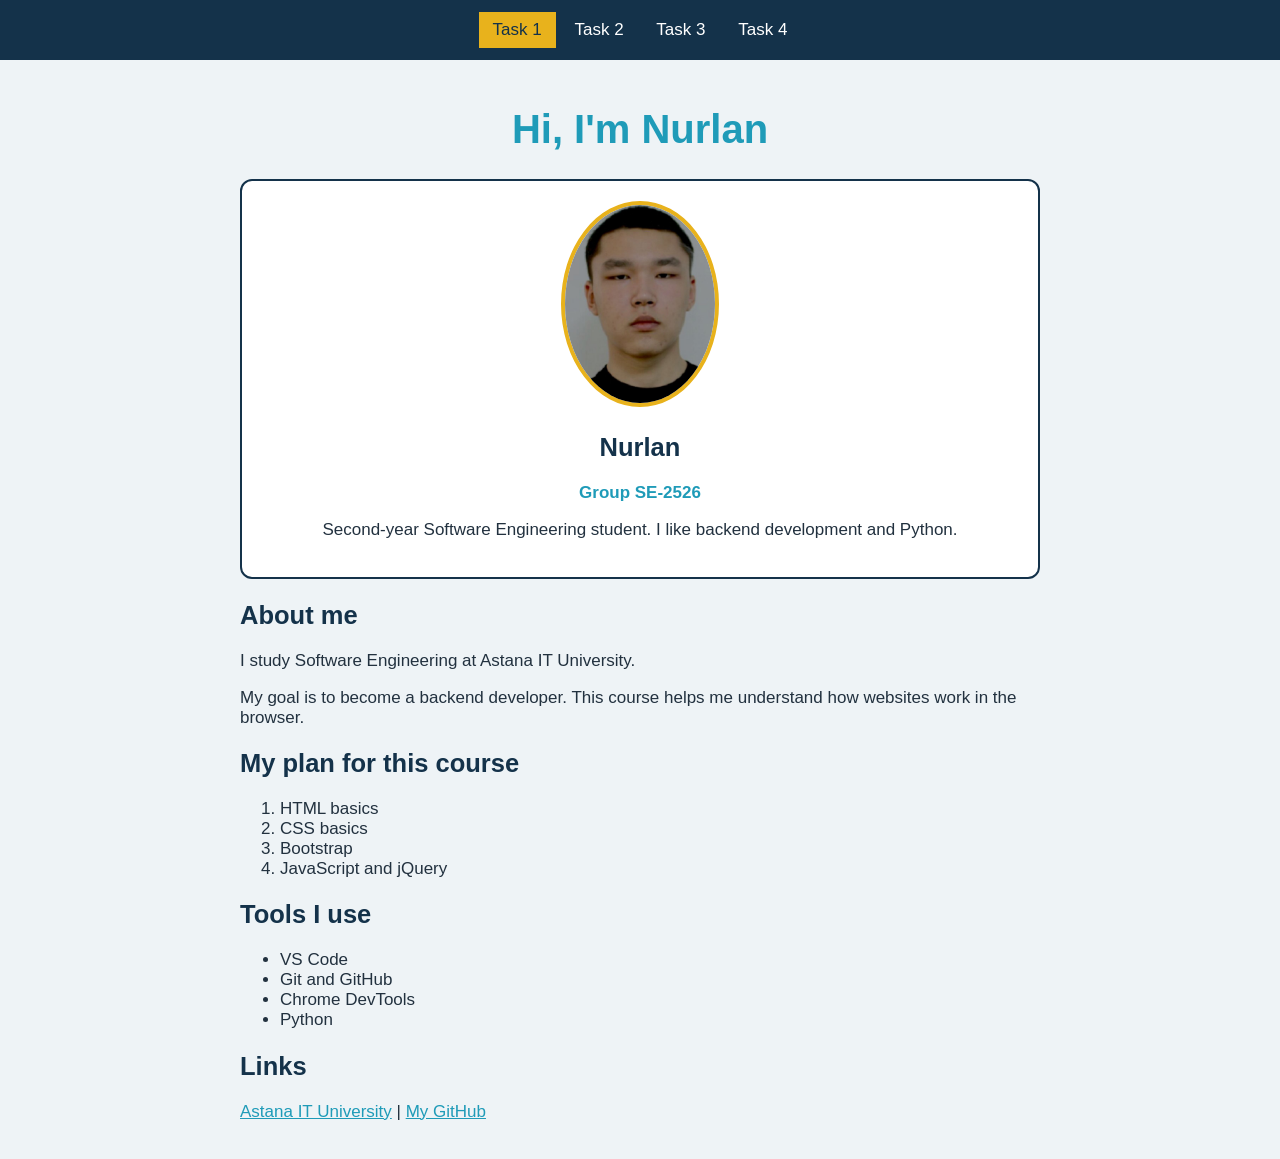
<file: index.html>
<!DOCTYPE html>
<html lang="en">

<head>
    <meta charset="UTF-8">
    <meta name="viewport" content="width=device-width, initial-scale=1.0">
    <title>Task 1: Personal Page</title>
    <link rel="stylesheet" href="styles.css">
</head>

<body>

    <nav class="navbar">
        <a class="active" href="index.html">Task 1</a>
        <a href="task2/index.html">Task 2</a>
        <a href="exercise1/index.html">Task 3</a>
        <a href="task4/index.html">Task 4</a>
    </nav>

    <div class="container">

        <h1 id="title">Hi, I'm Nurlan</h1>

        <div class="profile-card">
            <img src="images/photo.jpg" alt="Photo of Nurlan">
            <h2>Nurlan</h2>
            <p class="group">Group SE-2526</p>
            <p>Second-year Software Engineering student. I like backend development and Python.</p>
        </div>

        <h2>About me</h2>
        <p>I study Software Engineering at Astana IT University.</p>
        <p>My goal is to become a backend developer. This course helps me understand how websites work in the browser.
        </p>

        <h2>My plan for this course</h2>
        <ol>
            <li>HTML basics</li>
            <li>CSS basics</li>
            <li>Bootstrap</li>
            <li>JavaScript and jQuery</li>
        </ol>

        <h2>Tools I use</h2>
        <ul>
            <li>VS Code</li>
            <li>Git and GitHub</li>
            <li>Chrome DevTools</li>
            <li>Python</li>
        </ul>

        <h2>Links</h2>
        <p>
            <a href="https://astanait.edu.kz" target="_blank">Astana IT University</a> |
            <a href="https://github.com/Nurlan-byte" target="_blank">My GitHub</a>
        </p>

    </div>

</body>

</html>
</file>
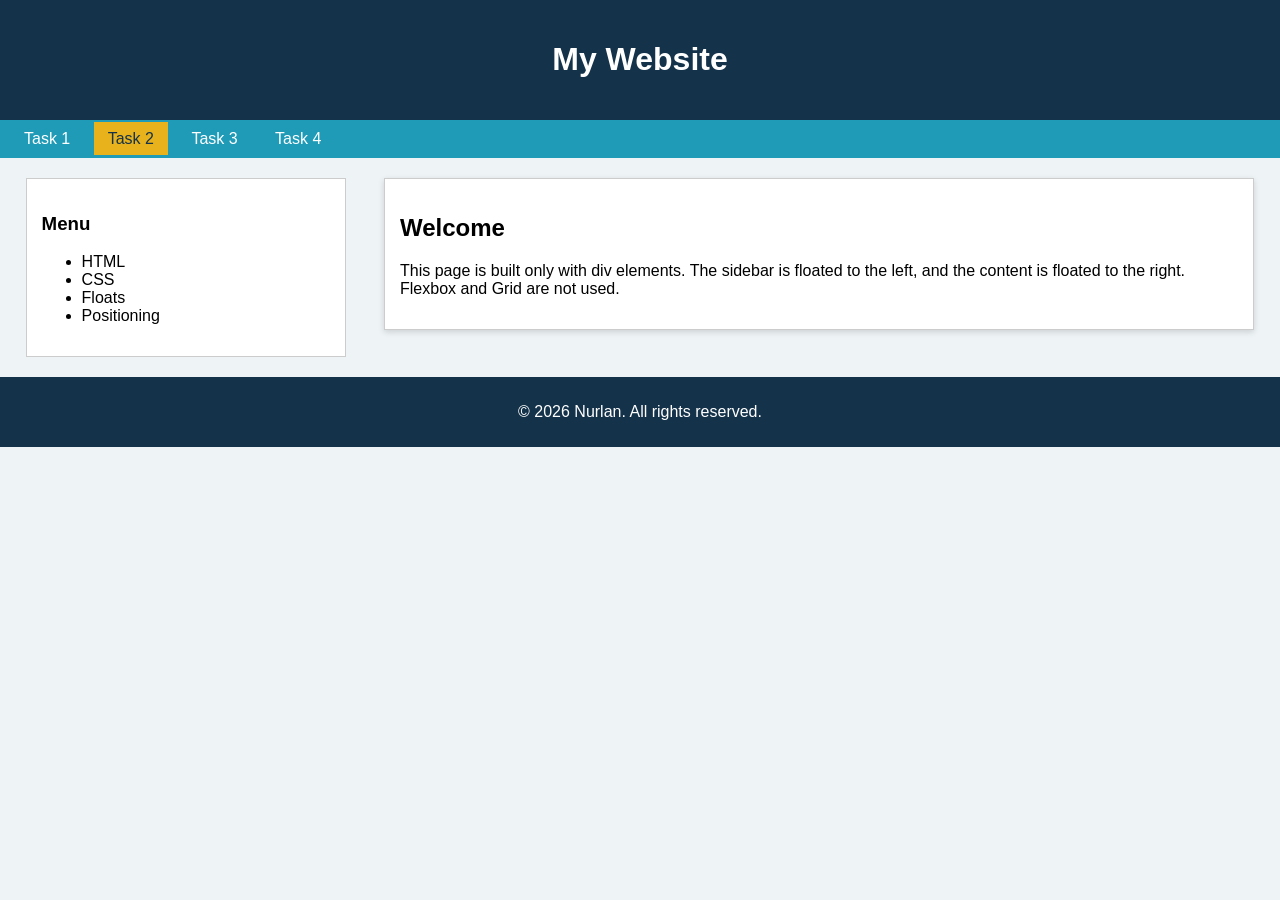
<file: task2/index.html>
<!DOCTYPE html>
<html lang="en">

<head>
    <meta charset="UTF-8">
    <meta name="viewport" content="width=device-width, initial-scale=1.0">
    <title>Task 2: Simple Layout</title>
    <link rel="stylesheet" href="styles.css">
</head>

<body>

    <div class="header">
        <h1>My Website</h1>
    </div>

    <div class="navbar">
        <a href="../index.html">Task 1</a>
        <a class="active" href="index.html">Task 2</a>
        <a href="../exercise1/index.html">Task 3</a>
        <a href="../task4/index.html">Task 4</a>
    </div>


    <div class="sidebar">
        <h3>Menu</h3>
        <ul>
            <li>HTML</li>
            <li>CSS</li>
            <li>Floats</li>
            <li>Positioning</li>
        </ul>
    </div>

    <div class="content">
        <h2>Welcome</h2>
        <p>This page is built only with div elements. The sidebar is floated to the left, and the content is floated to
            the right. Flexbox and Grid are not used.</p>
    </div>

    <div class="footer">
        <p>&copy; 2026 Nurlan. All rights reserved.</p>
    </div>

</body>

</html>
</file>
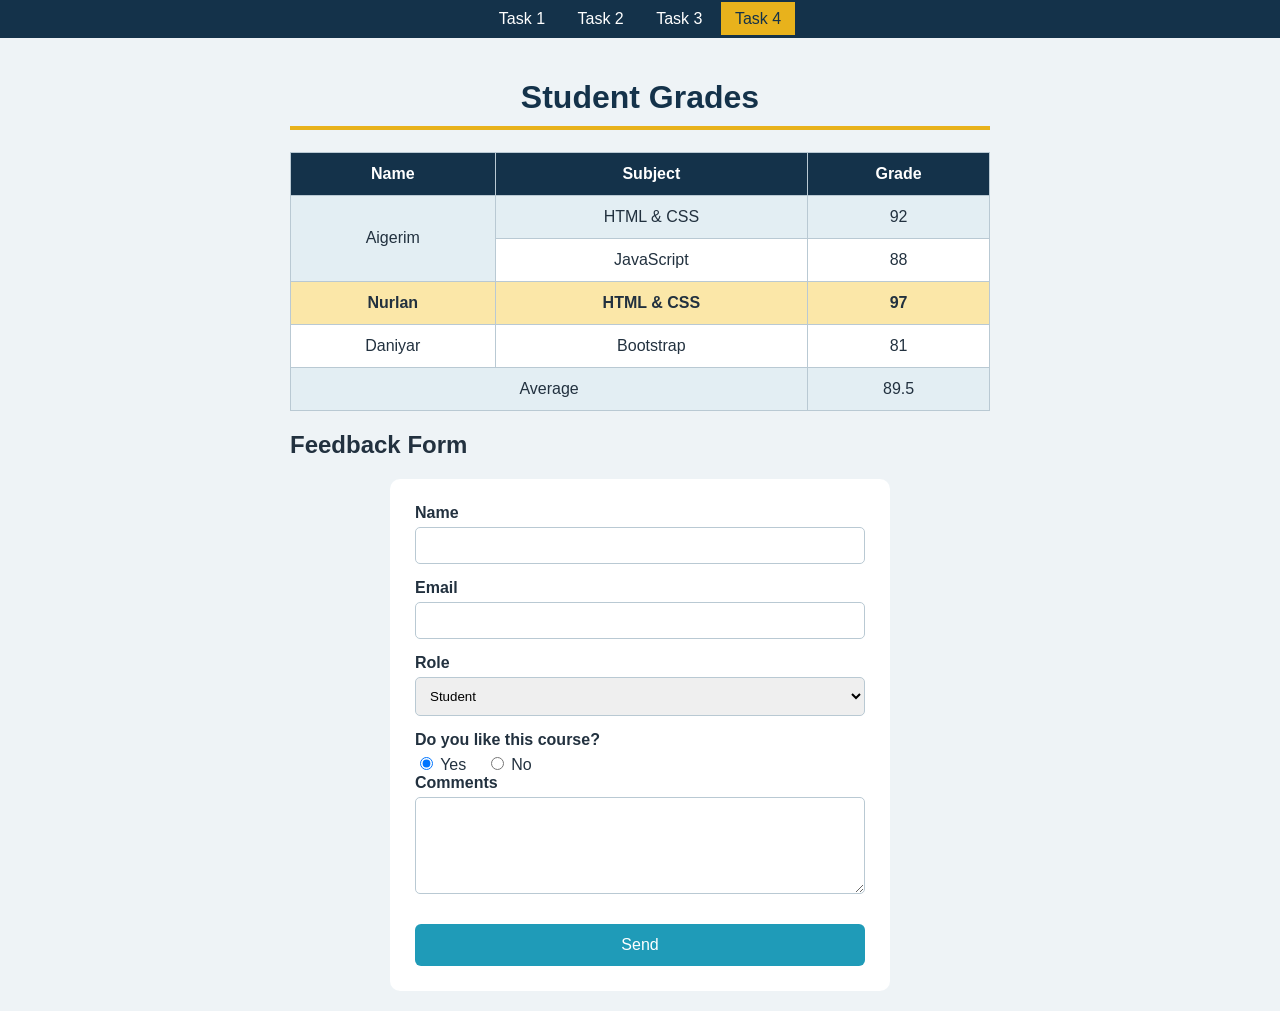
<file: task4/index.html>
<!DOCTYPE html>
<html lang="en">

<head>
    <meta charset="UTF-8">
    <meta name="viewport" content="width=device-width, initial-scale=1.0">
    <title>Task 4: Table and Form</title>
    <link rel="stylesheet" href="styles.css">
</head>

<body>

    <div class="navbar">
        <a href="../index.html">Task 1</a>
        <a href="../task2/index.html">Task 2</a>
        <a href="../exercise1/index.html">Task 3</a>
        <a class="active" href="index.html">Task 4</a>
    </div>

    <div class="container">

        <h1 id="page-title">Student Grades</h1>

        <table>
            <tr>
                <th>Name</th>
                <th>Subject</th>
                <th>Grade</th>
            </tr>
            <tr>
                <td rowspan="2">Aigerim</td>
                <td>HTML &amp; CSS</td>
                <td>92</td>
            </tr>
            <tr>
                <td>JavaScript</td>
                <td>88</td>
            </tr>
            <tr class="highlight-row">
                <td>Nurlan</td>
                <td>HTML &amp; CSS</td>
                <td>97</td>
            </tr>
            <tr>
                <td>Daniyar</td>
                <td>Bootstrap</td>
                <td>81</td>
            </tr>
            <tr>
                <td colspan="2">Average</td>
                <td>89.5</td>
            </tr>
        </table>

        <h2>Feedback Form</h2>

        <form id="feedback-form" action="#" method="get">

            <label for="name">Name</label>
            <input type="text" id="name" name="name" required>

            <label for="email">Email</label>
            <input type="email" id="email" name="email" required>

            <label for="role">Role</label>
            <select id="role" name="role">
                <option value="student">Student</option>
                <option value="teacher">Teacher</option>
                <option value="other">Other</option>
            </select>

            <label>Do you like this course?</label>
            <input type="radio" id="yes" name="answer" value="yes" checked>
            <label class="inline" for="yes">Yes</label>
            <input type="radio" id="no" name="answer" value="no">
            <label class="inline" for="no">No</label>

            <label for="comments">Comments</label>
            <textarea id="comments" name="comments" rows="5"></textarea>

            <button type="submit" class="submit-btn">Send</button>

        </form>

    </div>

</body>

</html>
</file>
<file: styles.css>
body {
  margin: 0;
  background-color: #eef3f6;
  font-family: Arial, sans-serif;
  font-size: 17px;
  color: #22313f;
}

h2 {
  color: #14324a;
}

a {
  color: #1f9bb8;
}

a:hover {
  color: #e8b21c;
}


.navbar {
  background-color: #14324a;
  padding: 12px;
  text-align: center;
}

.navbar a {
  display: inline-block;
  color: white;
  text-decoration: none;
  padding: 8px 14px;
}

.navbar a:hover,
.navbar a.active {
  background-color: #e8b21c;
  color: #14324a;
}


.container {
  max-width: 800px;
  margin: 0 auto;
  padding: 20px;
}


#title {
  text-align: center;
  font-size: 40px;
  color: #1f9bb8;
}


.profile-card {
  background-color: white;
  border: 2px solid #14324a;
  border-radius: 12px;
  padding: 20px;
  margin-bottom: 20px;
  text-align: center;
}

.profile-card img {
  max-width: 150px;
  border-radius: 50%;
  border: 4px solid #e8b21c;
}

.group {
  font-weight: bold;
  color: #1f9bb8;
}


@media (max-width: 600px) {
  #title {
    font-size: 28px;
  }
}
</file>
<file: task2/styles.css>
body {
  margin: 0;
  font-family: Arial, sans-serif;
  background-color: #eef3f6;
}

.header {
  background-color: #14324a;
  color: white;
  padding: 20px;
  text-align: center;
}

.navbar {
  background-color: #1f9bb8;
  padding: 10px;
}

.navbar a {
  color: white;
  text-decoration: none;
  padding: 8px 14px;
  margin-right: 5px;
}

.navbar a:hover,
.navbar a.active {
  background-color: #e8b21c;
  color: #14324a;
}

.sidebar {
  float: left;
  width: 25%;
  background-color: white;
  padding: 15px;
  margin: 20px 0 20px 2%;
  border: 1px solid #ccc;
  box-sizing: border-box;
}

.content {
  float: right;
  width: 68%;
  background-color: white;
  padding: 15px;
  margin: 20px 2% 20px 0;
  border: 1px solid #ccc;
  box-shadow: 0 2px 6px rgba(0, 0, 0, 0.15);
  box-sizing: border-box;
}

.footer {
  clear: both;
  background-color: #14324a;
  color: white;
  text-align: center;
  padding: 10px;
}

@media (max-width: 600px) {
  .sidebar,
  .content {
    float: none;
    width: auto;
    margin: 20px 2%;
  }
}
</file>
<file: task4/styles.css>
body {
  margin: 0;
  background-color: #eef3f6;
  font-family: Arial, sans-serif;
  font-size: 16px;
  color: #22313f;
}

.navbar {
  background-color: #14324a;
  padding: 10px;
  text-align: center;
}

.navbar a {
  color: white;
  text-decoration: none;
  padding: 8px 14px;
}

.navbar a:hover,
.navbar a.active {
  background-color: #e8b21c;
  color: #14324a;
}

.container {
  max-width: 700px;
  margin: 0 auto;
  padding: 20px;
}

#page-title {
  text-align: center;
  color: #14324a;
  border-bottom: 4px solid #e8b21c;
  padding-bottom: 10px;
}

table {
  width: 100%;
  border-collapse: collapse;
  background-color: white;
}

th, td {
  border: 1px solid #b9c9d3;
  padding: 12px;
  text-align: center;
}

th {
  background-color: #14324a;
  color: white;
}

tr:nth-child(even) {
  background-color: #e3eef3;
}

tr.highlight-row {
  background-color: #fbe7a8;
  font-weight: bold;
}

#feedback-form {
  width: 450px;
  max-width: 100%;
  margin: 0 auto;
  background-color: white;
  padding: 25px;
  border-radius: 10px;
}

#feedback-form label {
  display: block;
  font-weight: bold;
  margin-bottom: 5px;
}

#feedback-form input[type="text"],
#feedback-form input[type="email"],
#feedback-form select,
#feedback-form textarea {
  display: block;
  width: 100%;
  padding: 10px;
  margin-bottom: 15px;
  border: 1px solid #b9c9d3;
  border-radius: 5px;
  box-sizing: border-box;
}

#feedback-form .inline {
  display: inline;
  font-weight: normal;
  margin-right: 15px;
}

.submit-btn {
  width: 100%;
  padding: 12px;
  margin-top: 15px;
  background-color: #1f9bb8;
  color: white;
  font-size: 16px;
  border: none;
  border-radius: 6px;
  cursor: pointer;
}

.submit-btn:hover {
  background-color: #14324a;
}
</file>
